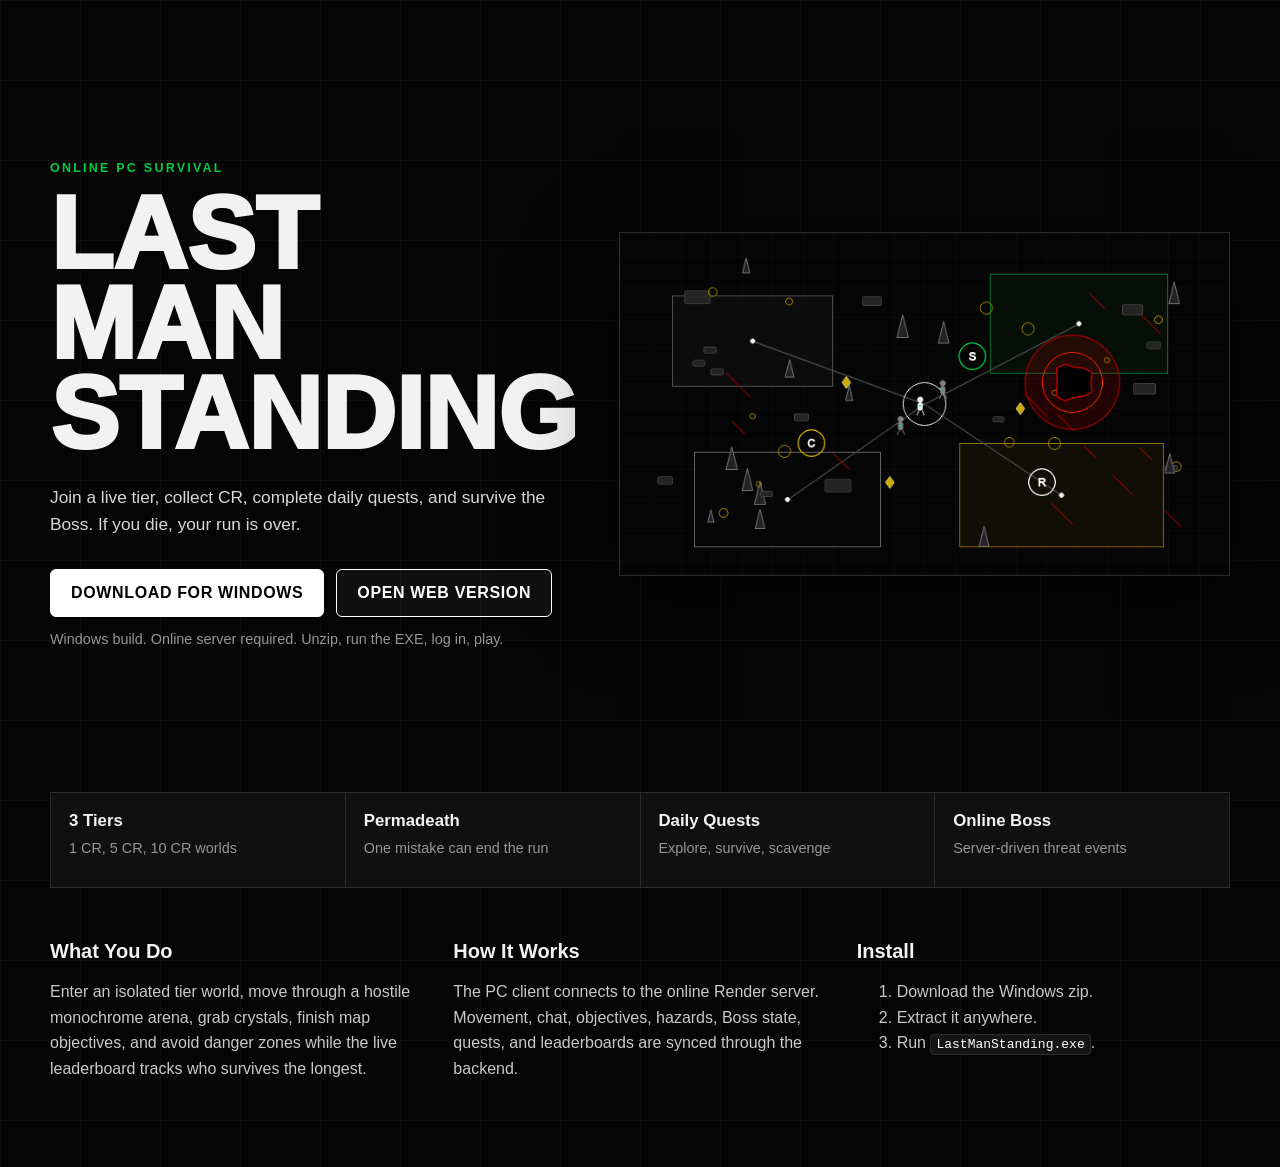
<file: server/static/landing.html>
<!DOCTYPE html>
<html lang="en">
<head>
    <meta charset="UTF-8">
    <meta name="viewport" content="width=device-width, initial-scale=1.0">
    <title>Last Man Standing - PC Survival Game</title>
    <link rel="stylesheet" href="landing.css">
</head>
<body>
    <main>
        <section class="hero">
            <div class="hero-copy">
                <p class="eyebrow">ONLINE PC SURVIVAL</p>
                <h1>LAST MAN STANDING</h1>
                <p class="lead">
                    Join a live tier, collect CR, complete daily quests, and survive the Boss.
                    If you die, your run is over.
                </p>
                <div class="actions">
                    <a class="btn primary" href="/download/windows">Download for Windows</a>
                    <a class="btn secondary" href="/telegram-app">Open Web Version</a>
                </div>
                <p class="download-note">Windows build. Online server required. Unzip, run the EXE, log in, play.</p>
            </div>
            <div class="hero-media">
                <img src="landing-hero.png" alt="Last Man Standing gameplay map preview">
            </div>
        </section>

        <section class="status-band">
            <div>
                <strong>3 Tiers</strong>
                <span>1 CR, 5 CR, 10 CR worlds</span>
            </div>
            <div>
                <strong>Permadeath</strong>
                <span>One mistake can end the run</span>
            </div>
            <div>
                <strong>Daily Quests</strong>
                <span>Explore, survive, scavenge</span>
            </div>
            <div>
                <strong>Online Boss</strong>
                <span>Server-driven threat events</span>
            </div>
        </section>

        <section class="details">
            <div>
                <h2>What You Do</h2>
                <p>
                    Enter an isolated tier world, move through a hostile monochrome arena,
                    grab crystals, finish map objectives, and avoid danger zones while the
                    live leaderboard tracks who survives the longest.
                </p>
            </div>
            <div>
                <h2>How It Works</h2>
                <p>
                    The PC client connects to the online Render server. Movement, chat,
                    objectives, hazards, Boss state, quests, and leaderboards are synced
                    through the backend.
                </p>
            </div>
            <div>
                <h2>Install</h2>
                <ol>
                    <li>Download the Windows zip.</li>
                    <li>Extract it anywhere.</li>
                    <li>Run <code>LastManStanding.exe</code>.</li>
                </ol>
            </div>
        </section>
    </main>
</body>
</html>
</file>
<file: server/static/landing.css>
:root {
    --bg: #050505;
    --panel: #101010;
    --line: #2c2c2c;
    --text: #f2f2f2;
    --muted: #969696;
    --green: #00cc44;
    --yellow: #ccaa00;
    --red: #cc0000;
}

* {
    box-sizing: border-box;
}

html,
body {
    margin: 0;
    min-height: 100%;
    background: var(--bg);
    color: var(--text);
    font-family: Inter, Arial, sans-serif;
}

body {
    background-image:
        linear-gradient(rgba(255,255,255,0.035) 1px, transparent 1px),
        linear-gradient(90deg, rgba(255,255,255,0.035) 1px, transparent 1px);
    background-size: 80px 80px;
}

main {
    width: min(1180px, calc(100% - 32px));
    margin: 0 auto;
}

.hero {
    min-height: 88vh;
    display: grid;
    grid-template-columns: 0.9fr 1.1fr;
    gap: 42px;
    align-items: center;
    padding: 48px 0 32px;
}

.eyebrow {
    margin: 0 0 14px;
    color: var(--green);
    font-size: 0.78rem;
    font-weight: 900;
    letter-spacing: 0.18em;
}

h1 {
    margin: 0;
    font-size: clamp(3.2rem, 8vw, 7rem);
    line-height: 0.88;
    letter-spacing: 0;
    font-weight: 950;
}

.lead {
    max-width: 560px;
    margin: 24px 0 0;
    color: #d8d8d8;
    font-size: 1.08rem;
    line-height: 1.6;
}

.actions {
    display: flex;
    flex-wrap: wrap;
    gap: 12px;
    margin-top: 30px;
}

.btn {
    display: inline-flex;
    align-items: center;
    justify-content: center;
    min-height: 48px;
    padding: 0 20px;
    border-radius: 6px;
    border: 1px solid #fff;
    color: #fff;
    text-decoration: none;
    font-weight: 850;
    letter-spacing: 0.04em;
    text-transform: uppercase;
}

.btn.primary {
    background: #fff;
    color: #000;
}

.btn.secondary {
    background: rgba(255,255,255,0.04);
}

.download-note {
    margin: 14px 0 0;
    color: var(--muted);
    font-size: 0.9rem;
}

.hero-media {
    border: 1px solid rgba(255,255,255,0.14);
    background: #080808;
    overflow: hidden;
    box-shadow: 0 22px 80px rgba(0,0,0,0.55);
}

.hero-media img {
    display: block;
    width: 100%;
    aspect-ratio: 16 / 9;
    object-fit: cover;
}

.status-band {
    display: grid;
    grid-template-columns: repeat(4, 1fr);
    gap: 1px;
    margin: 0 0 42px;
    border: 1px solid var(--line);
    background: var(--line);
}

.status-band div {
    min-height: 94px;
    padding: 18px;
    background: var(--panel);
}

.status-band strong,
.status-band span {
    display: block;
}

.status-band strong {
    font-size: 1.05rem;
}

.status-band span {
    margin-top: 8px;
    color: var(--muted);
    font-size: 0.9rem;
    line-height: 1.35;
}

.details {
    display: grid;
    grid-template-columns: repeat(3, 1fr);
    gap: 30px;
    padding: 10px 0 70px;
}

.details h2 {
    margin: 0 0 12px;
    font-size: 1.25rem;
}

.details p,
.details li {
    color: #c9c9c9;
    line-height: 1.6;
}

code {
    color: #fff;
    background: #151515;
    border: 1px solid var(--line);
    padding: 2px 5px;
    border-radius: 4px;
}

@media (max-width: 900px) {
    .hero,
    .details {
        grid-template-columns: 1fr;
    }

    .hero {
        min-height: auto;
    }

    .status-band {
        grid-template-columns: repeat(2, 1fr);
    }
}

@media (max-width: 560px) {
    main {
        width: min(100% - 22px, 1180px);
    }

    .status-band {
        grid-template-columns: 1fr;
    }

    .btn {
        width: 100%;
    }
}
</file>
